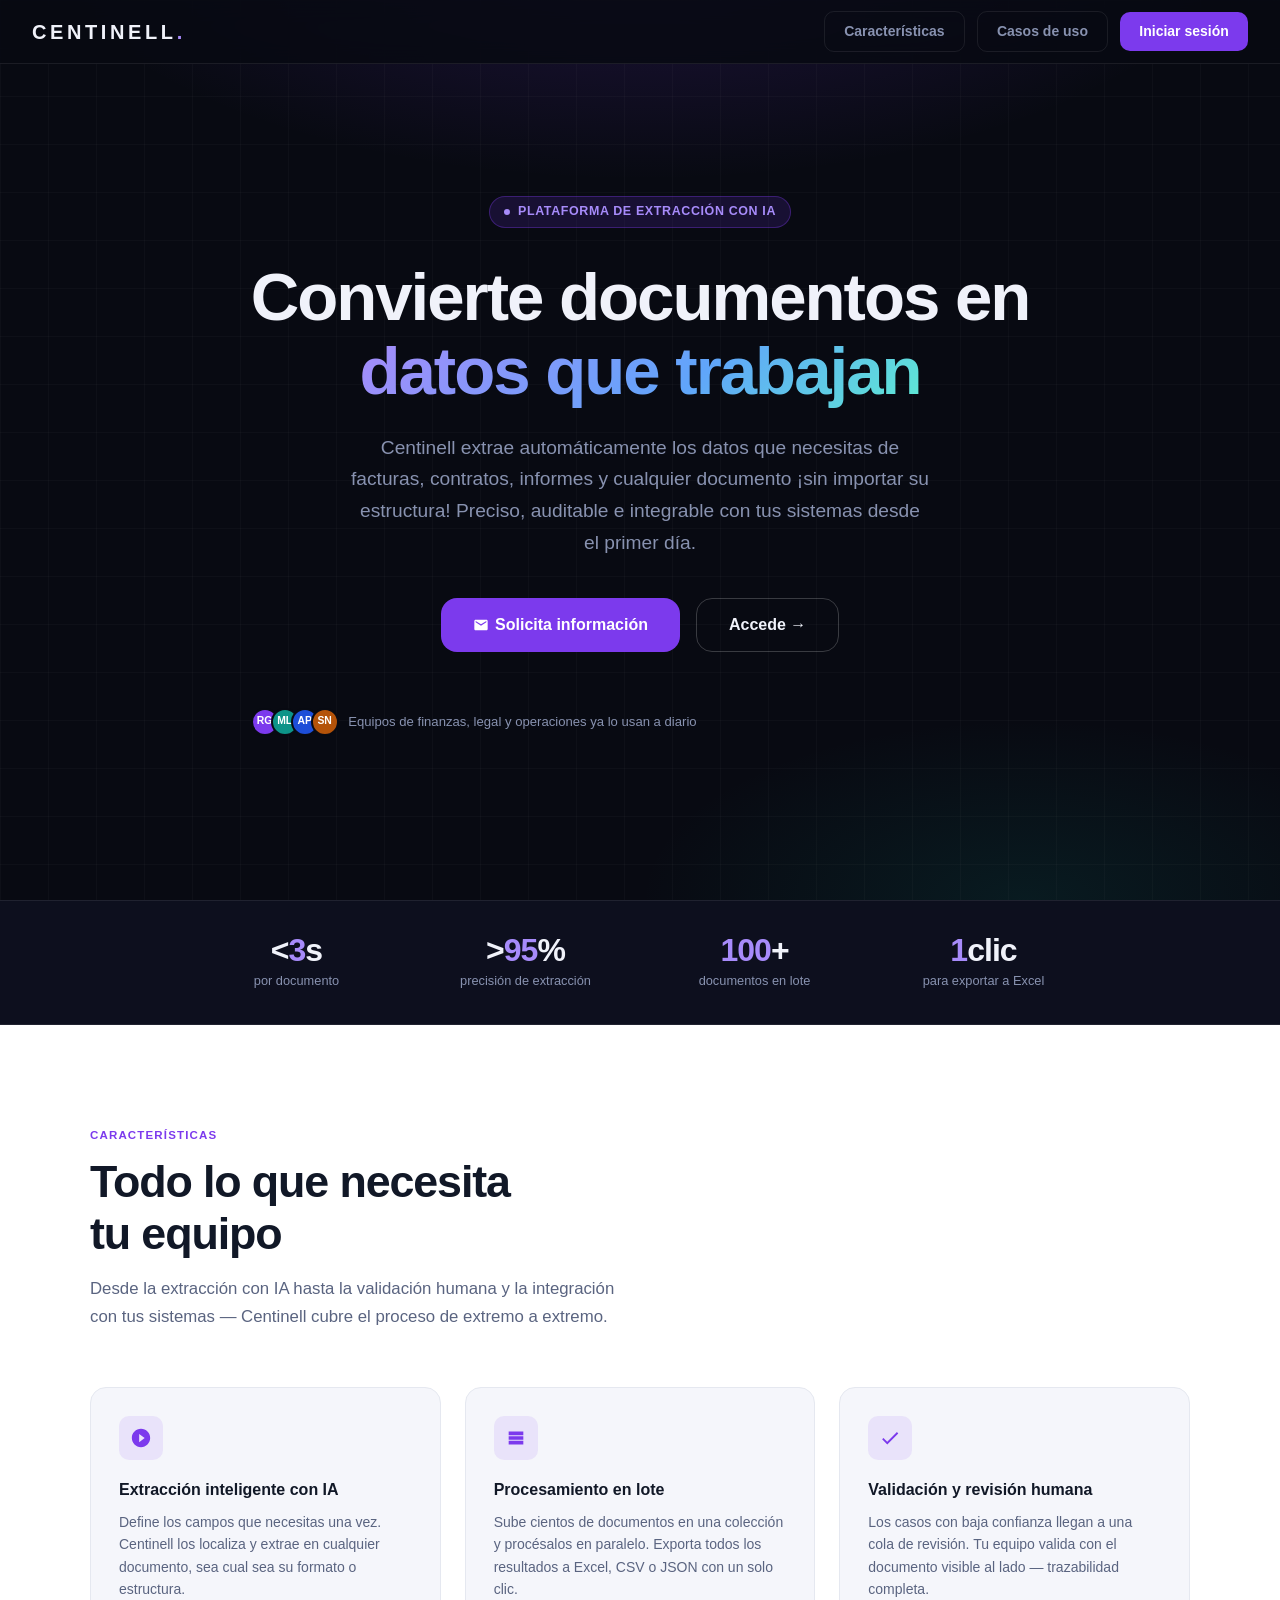
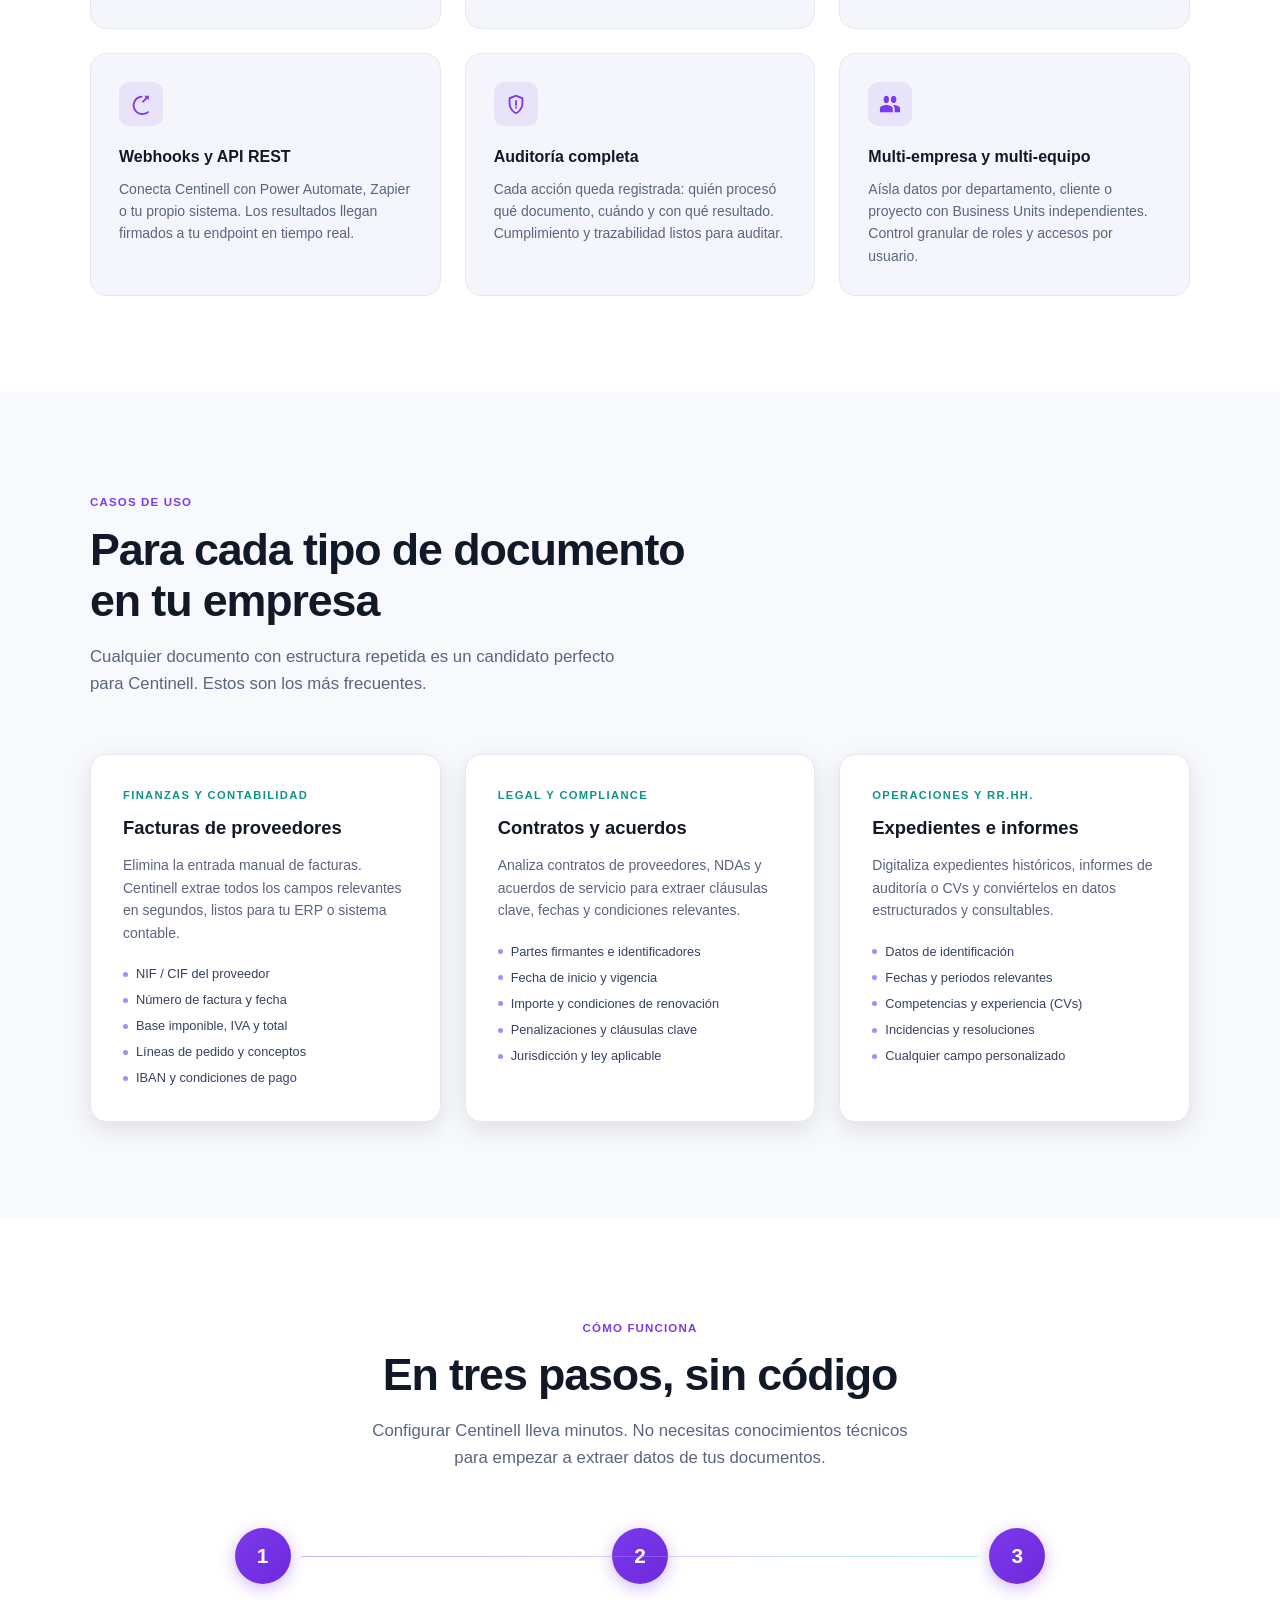
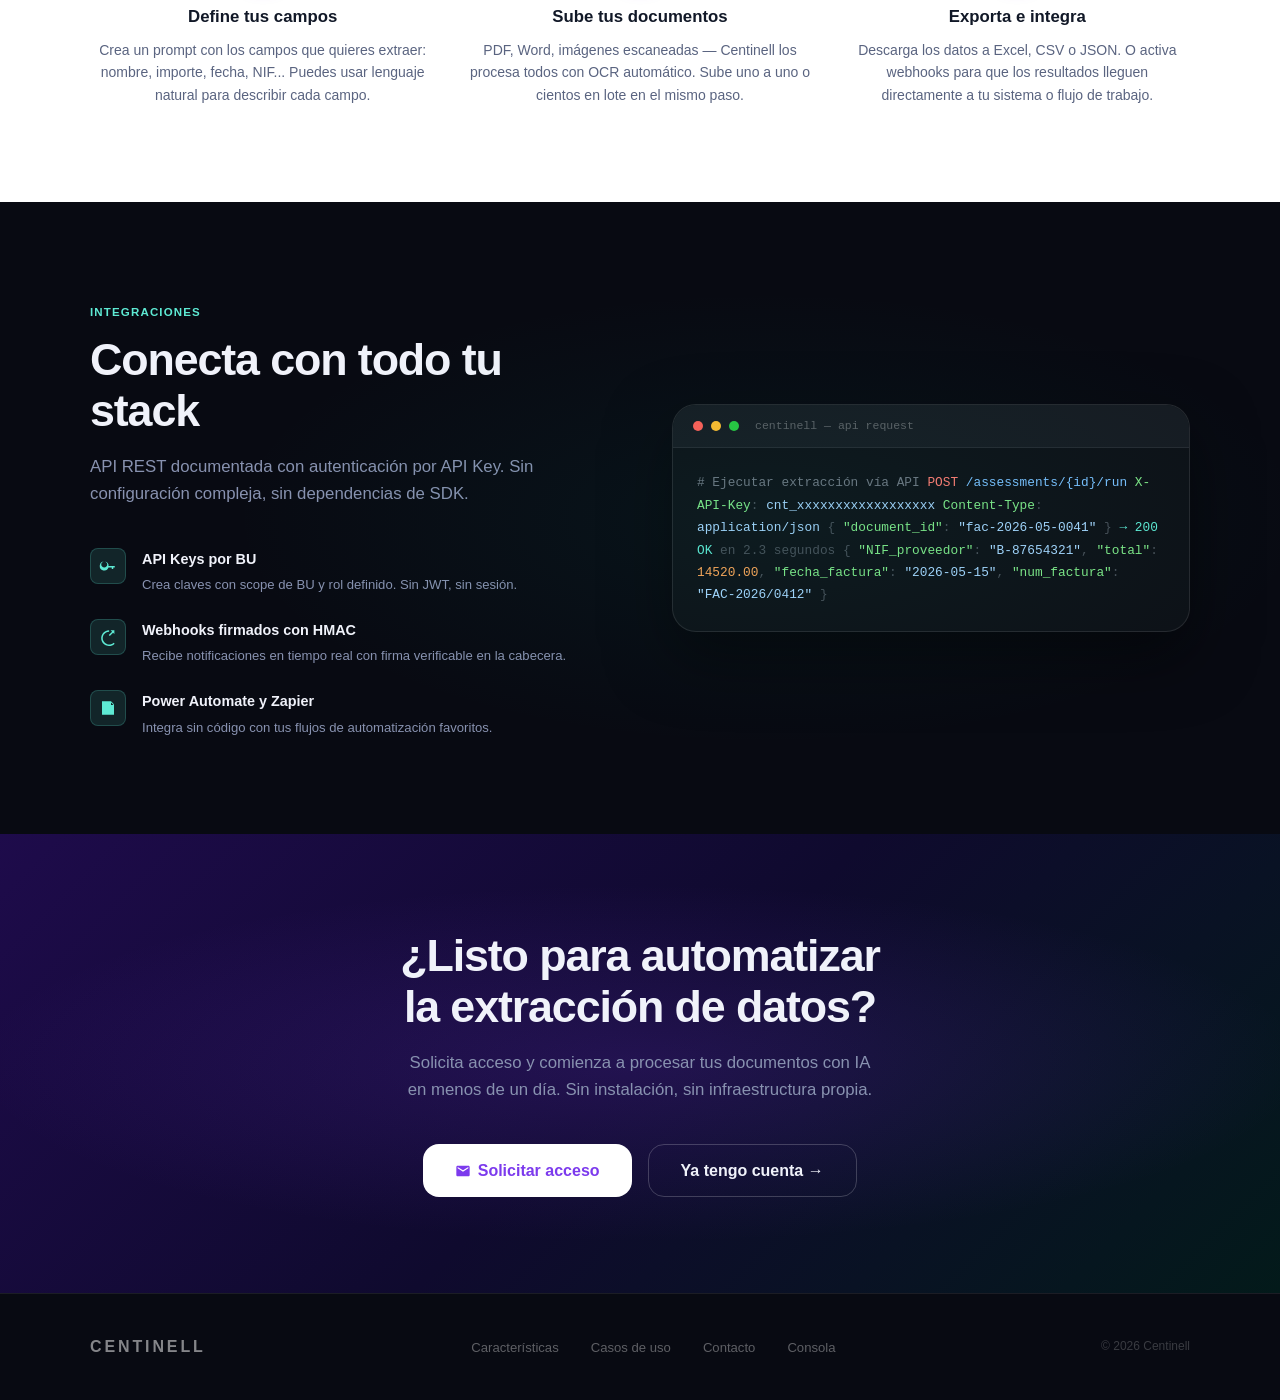
<file: app/static/landing.html>
<!doctype html>
<html lang="es">
<head>
  <meta charset="UTF-8">
  <meta name="viewport" content="width=device-width, initial-scale=1.0">
  <title>Centinell — Extracción inteligente de datos desde documentos</title>
  <meta name="description" content="Centinell usa IA para convertir facturas, contratos e informes en datos estructurados y exportables. Sin código, sin errores manuales. Integra con tu sistema en minutos.">
  <meta name="keywords" content="extracción de datos, inteligencia artificial, documentos, facturas, contratos, automatización, OCR, API">
  <link rel="canonical" href="https://centinell.io/">
  <meta property="og:title" content="Centinell — Extracción inteligente de datos desde documentos">
  <meta property="og:description" content="Convierte facturas, contratos e informes en datos limpios y exportables con IA. Sin código, sin errores manuales.">
  <meta property="og:type" content="website">
  <meta property="og:url" content="https://centinell.io/">
  <meta property="og:locale" content="es_ES">
  <meta property="og:site_name" content="Centinell">
  <meta property="og:image" content="https://centinell.io/static/og-image.jpg">
  <meta property="og:image:width" content="1200">
  <meta property="og:image:height" content="630">
  <meta name="twitter:card" content="summary_large_image">
  <meta name="twitter:title" content="Centinell — Extracción inteligente de datos desde documentos">
  <meta name="twitter:description" content="Convierte facturas, contratos e informes en datos limpios y exportables con IA. Sin código, sin errores manuales.">
  <meta name="twitter:image" content="https://centinell.io/static/og-image.jpg">
  <link rel="icon" type="image/svg+xml" href="/static/favicon.svg">
  <!-- Google Analytics 4 -->
  <script async src="https://www.googletagmanager.com/gtag/js?id=G-Q7PKF2QX1M"></script>
  <script>
    window.dataLayer = window.dataLayer || [];
    function gtag(){dataLayer.push(arguments);}
    gtag('js', new Date());
    gtag('config', 'G-Q7PKF2QX1M');
  </script>
  <script type="application/ld+json">
  {
    "@context": "https://schema.org",
    "@type": "SoftwareApplication",
    "name": "Centinell",
    "applicationCategory": "BusinessApplication",
    "operatingSystem": "Web",
    "url": "https://centinell.io/",
    "description": "Centinell usa IA para convertir facturas, contratos e informes en datos estructurados y exportables.",
    "offers": {
      "@type": "Offer",
      "availability": "https://schema.org/InStock"
    }
  }
  </script>
  <style>
    *, *::before, *::after { box-sizing: border-box; margin: 0; padding: 0; }

    :root {
      --brand:       #7c3aed;
      --brand-light: #a78bfa;
      --brand-dim:   rgba(124, 58, 237, 0.15);
      --teal:        #0d9488;
      --teal-light:  #5eead4;
      --dark-bg:     #080a12;
      --dark-card:   #0f1221;
      --dark-border: rgba(255,255,255,0.08);
      --light-bg:    #f5f6fb;
      --white:       #ffffff;
      --text-hero:   #f0f2fa;
      --text-muted:  #8892b0;
      --text-body:   #374161;
      --text-heading:#111827;
      --font:        -apple-system, BlinkMacSystemFont, "Aptos", "Segoe UI Variable", "Segoe UI", Roboto, sans-serif;
      --mono:        "IBM Plex Mono", "Cascadia Code", "Consolas", monospace;
      --r:           10px;
      --r-lg:        16px;
      --r-xl:        24px;
      --shadow-md:   0 8px 24px rgba(0,0,0,0.10);
      --shadow-lg:   0 20px 48px rgba(0,0,0,0.14);
    }

    html { scroll-behavior: smooth; }

    body {
      font-family: var(--font);
      font-size: 1rem;
      line-height: 1.6;
      color: var(--text-body);
      background: var(--white);
      -webkit-font-smoothing: antialiased;
    }

    /* ── Nav ─────────────────────────────────────────────────── */
    .nav {
      position: fixed;
      top: 0;
      left: 0;
      right: 0;
      z-index: 100;
      display: flex;
      align-items: center;
      justify-content: space-between;
      padding: 0 2rem;
      height: 64px;
      background: rgba(8, 10, 18, 0.85);
      backdrop-filter: blur(12px);
      -webkit-backdrop-filter: blur(12px);
      border-bottom: 1px solid var(--dark-border);
    }

    .nav-logo {
      font-size: 1.25rem;
      font-weight: 800;
      letter-spacing: 0.18em;
      color: var(--text-hero);
      text-decoration: none;
    }
    .nav-logo span { color: var(--brand-light); }

    .nav-actions { display: flex; gap: 0.75rem; align-items: center; }

    .btn {
      display: inline-flex;
      align-items: center;
      gap: 0.4rem;
      padding: 0.55rem 1.2rem;
      border-radius: var(--r);
      font-size: 0.875rem;
      font-weight: 600;
      cursor: pointer;
      text-decoration: none;
      border: none;
      transition: all 0.15s ease;
      white-space: nowrap;
    }
    .btn-ghost {
      background: transparent;
      color: var(--text-muted);
      border: 1px solid var(--dark-border);
    }
    .btn-ghost:hover { background: rgba(255,255,255,0.06); color: var(--text-hero); }

    .btn-primary {
      background: var(--brand);
      color: #fff;
    }
    .btn-primary:hover { background: #6d28d9; transform: translateY(-1px); box-shadow: 0 4px 16px rgba(124,58,237,0.4); }

    .btn-primary-lg {
      padding: 0.8rem 2rem;
      font-size: 1rem;
      border-radius: var(--r-lg);
    }
    .btn-outline-lg {
      padding: 0.8rem 2rem;
      font-size: 1rem;
      border-radius: var(--r-lg);
      background: transparent;
      color: var(--text-hero);
      border: 1px solid rgba(255,255,255,0.2);
    }
    .btn-outline-lg:hover { background: rgba(255,255,255,0.06); border-color: rgba(255,255,255,0.35); }

    /* ── Hero ─────────────────────────────────────────────────── */
    .hero {
      min-height: 100vh;
      display: flex;
      flex-direction: column;
      justify-content: center;
      align-items: center;
      text-align: center;
      padding: 8rem 2rem 6rem;
      background: var(--dark-bg);
      position: relative;
      overflow: hidden;
    }

    .hero::before {
      content: "";
      position: absolute;
      inset: 0;
      background:
        radial-gradient(ellipse 80% 50% at 50% -10%, rgba(124, 58, 237, 0.22) 0%, transparent 60%),
        radial-gradient(ellipse 60% 40% at 80% 100%, rgba(13, 148, 136, 0.12) 0%, transparent 50%);
      pointer-events: none;
    }

    /* subtle grid */
    .hero::after {
      content: "";
      position: absolute;
      inset: 0;
      background-image:
        linear-gradient(rgba(255,255,255,0.025) 1px, transparent 1px),
        linear-gradient(90deg, rgba(255,255,255,0.025) 1px, transparent 1px);
      background-size: 48px 48px;
      pointer-events: none;
    }

    .hero-inner { position: relative; z-index: 1; max-width: 820px; }

    .hero-badge {
      display: inline-flex;
      align-items: center;
      gap: 0.5rem;
      background: rgba(124, 58, 237, 0.15);
      border: 1px solid rgba(124, 58, 237, 0.35);
      color: var(--brand-light);
      padding: 0.3rem 0.9rem;
      border-radius: 100px;
      font-size: 0.78rem;
      font-weight: 600;
      letter-spacing: 0.05em;
      text-transform: uppercase;
      margin-bottom: 2rem;
    }
    .hero-badge-dot {
      width: 6px; height: 6px;
      background: var(--brand-light);
      border-radius: 50%;
      animation: pulse 2s infinite;
    }
    @keyframes pulse {
      0%, 100% { opacity: 1; transform: scale(1); }
      50% { opacity: 0.5; transform: scale(0.8); }
    }

    .hero h1 {
      font-size: clamp(2.4rem, 5.5vw, 4.2rem);
      font-weight: 800;
      line-height: 1.1;
      color: var(--text-hero);
      letter-spacing: -0.03em;
      margin-bottom: 1.5rem;
    }

    .hero h1 .accent {
      background: linear-gradient(135deg, #a78bfa 0%, #60a5fa 60%, #5eead4 100%);
      -webkit-background-clip: text;
      -webkit-text-fill-color: transparent;
      background-clip: text;
    }

    .hero-sub {
      font-size: clamp(1rem, 2vw, 1.2rem);
      color: var(--text-muted);
      max-width: 580px;
      margin: 0 auto 2.5rem;
      line-height: 1.65;
    }

    .hero-actions {
      display: flex;
      gap: 1rem;
      justify-content: center;
      flex-wrap: wrap;
      margin-bottom: 3.5rem;
    }

    .hero-social-proof {
      display: flex;
      align-items: center;
      gap: 0.6rem;
      color: var(--text-muted);
      font-size: 0.82rem;
    }
    .hero-social-proof-avatars {
      display: flex;
    }
    .avatar-circle {
      width: 28px; height: 28px;
      border-radius: 50%;
      border: 2px solid var(--dark-bg);
      margin-left: -8px;
      display: flex;
      align-items: center;
      justify-content: center;
      font-size: 0.65rem;
      font-weight: 700;
      color: white;
    }
    .avatar-circle:first-child { margin-left: 0; }
    .av1 { background: #7c3aed; }
    .av2 { background: #0d9488; }
    .av3 { background: #1d4ed8; }
    .av4 { background: #b45309; }

    /* ── Stats strip ─────────────────────────────────────────── */
    .stats {
      background: #0d0f1e;
      border-top: 1px solid var(--dark-border);
      border-bottom: 1px solid var(--dark-border);
      padding: 2rem 2rem;
    }
    .stats-inner {
      max-width: 900px;
      margin: 0 auto;
      display: grid;
      grid-template-columns: repeat(4, 1fr);
      gap: 1rem;
      text-align: center;
    }
    .stat-item {}
    .stat-value {
      font-size: 2rem;
      font-weight: 800;
      color: var(--text-hero);
      letter-spacing: -0.03em;
      line-height: 1.1;
    }
    .stat-value span { color: var(--brand-light); }
    .stat-desc {
      font-size: 0.8rem;
      color: var(--text-muted);
      margin-top: 0.2rem;
    }

    /* ── Section base ────────────────────────────────────────── */
    .section { padding: 6rem 2rem; }
    .section-inner { max-width: 1100px; margin: 0 auto; }
    .section-tag {
      display: inline-block;
      font-size: 0.72rem;
      font-weight: 700;
      letter-spacing: 0.1em;
      text-transform: uppercase;
      color: var(--brand);
      margin-bottom: 0.75rem;
    }
    .section-title {
      font-size: clamp(1.8rem, 3.5vw, 2.8rem);
      font-weight: 800;
      color: var(--text-heading);
      line-height: 1.15;
      letter-spacing: -0.025em;
      margin-bottom: 1rem;
    }
    .section-lead {
      font-size: 1.05rem;
      color: #5a6480;
      max-width: 540px;
      line-height: 1.65;
    }
    .section-header { margin-bottom: 3.5rem; }

    /* ── Features ────────────────────────────────────────────── */
    .features { background: var(--white); }

    .features-grid {
      display: grid;
      grid-template-columns: repeat(3, 1fr);
      gap: 1.5rem;
    }

    .feature-card {
      background: var(--light-bg);
      border: 1px solid #e5e8f0;
      border-radius: var(--r-lg);
      padding: 1.75rem;
      transition: all 0.2s ease;
      position: relative;
      overflow: hidden;
    }
    .feature-card:hover {
      border-color: #c4b5fd;
      box-shadow: 0 0 0 3px rgba(124,58,237,0.06), var(--shadow-md);
      transform: translateY(-2px);
    }
    .feature-card::before {
      content: "";
      position: absolute;
      top: 0; left: 0; right: 0;
      height: 2px;
      background: linear-gradient(90deg, transparent, var(--brand), transparent);
      opacity: 0;
      transition: opacity 0.2s;
    }
    .feature-card:hover::before { opacity: 1; }

    .feature-icon {
      width: 44px; height: 44px;
      background: rgba(124,58,237,0.1);
      border-radius: var(--r);
      display: flex;
      align-items: center;
      justify-content: center;
      margin-bottom: 1.1rem;
    }
    .feature-icon svg { width: 22px; height: 22px; fill: var(--brand); }

    .feature-title {
      font-size: 1rem;
      font-weight: 700;
      color: var(--text-heading);
      margin-bottom: 0.5rem;
    }
    .feature-desc {
      font-size: 0.875rem;
      color: #5a6480;
      line-height: 1.6;
    }

    /* ── Use cases ───────────────────────────────────────────── */
    .usecases { background: #f8f9fc; }

    .usecases-grid {
      display: grid;
      grid-template-columns: repeat(3, 1fr);
      gap: 1.5rem;
    }

    .usecase-card {
      background: var(--white);
      border: 1px solid #e5e8f0;
      border-radius: var(--r-lg);
      padding: 2rem;
      box-shadow: var(--shadow-md);
    }

    .usecase-sector {
      font-size: 0.7rem;
      font-weight: 700;
      letter-spacing: 0.12em;
      text-transform: uppercase;
      color: var(--teal);
      margin-bottom: 0.5rem;
    }
    .usecase-title {
      font-size: 1.15rem;
      font-weight: 700;
      color: var(--text-heading);
      margin-bottom: 0.75rem;
    }
    .usecase-desc {
      font-size: 0.875rem;
      color: #5a6480;
      line-height: 1.6;
      margin-bottom: 1.25rem;
    }
    .usecase-fields {
      display: flex;
      flex-direction: column;
      gap: 0.35rem;
    }
    .usecase-field {
      display: flex;
      align-items: center;
      gap: 0.5rem;
      font-size: 0.8rem;
      color: var(--text-body);
    }
    .usecase-field-dot {
      width: 5px; height: 5px;
      border-radius: 50%;
      background: var(--brand-light);
      flex-shrink: 0;
    }

    /* ── How it works ────────────────────────────────────────── */
    .howitworks { background: var(--white); }

    .steps {
      display: grid;
      grid-template-columns: repeat(3, 1fr);
      gap: 2rem;
      position: relative;
    }

    .steps::before {
      content: "";
      position: absolute;
      top: 28px;
      left: calc(16.66% + 28px);
      right: calc(16.66% + 28px);
      height: 1px;
      background: linear-gradient(90deg, var(--brand), var(--brand-light), var(--teal-light));
      opacity: 0.4;
    }

    .step { text-align: center; }

    .step-number {
      width: 56px; height: 56px;
      border-radius: 50%;
      background: linear-gradient(135deg, var(--brand), #6d28d9);
      color: white;
      font-size: 1.3rem;
      font-weight: 800;
      display: flex;
      align-items: center;
      justify-content: center;
      margin: 0 auto 1.25rem;
      box-shadow: 0 4px 16px rgba(124,58,237,0.35);
    }

    .step-title {
      font-size: 1.05rem;
      font-weight: 700;
      color: var(--text-heading);
      margin-bottom: 0.5rem;
    }
    .step-desc {
      font-size: 0.875rem;
      color: #5a6480;
      line-height: 1.6;
    }

    /* ── API section ─────────────────────────────────────────── */
    .apisection {
      background: var(--dark-bg);
      position: relative;
      overflow: hidden;
    }
    .apisection::before {
      content: "";
      position: absolute;
      inset: 0;
      background: radial-gradient(ellipse 70% 60% at 60% 50%, rgba(13,148,136,0.08) 0%, transparent 60%);
      pointer-events: none;
    }

    .apisection .section-tag { color: var(--teal-light); }
    .apisection .section-title { color: var(--text-hero); }
    .apisection .section-lead { color: var(--text-muted); }

    .api-layout {
      display: grid;
      grid-template-columns: 1fr 1fr;
      gap: 4rem;
      align-items: center;
    }

    .api-features { display: flex; flex-direction: column; gap: 1.5rem; }

    .api-feature {
      display: flex;
      align-items: flex-start;
      gap: 1rem;
    }
    .api-feature-icon {
      width: 36px; height: 36px;
      border-radius: 8px;
      background: rgba(94, 234, 212, 0.12);
      border: 1px solid rgba(94,234,212,0.2);
      display: flex;
      align-items: center;
      justify-content: center;
      flex-shrink: 0;
    }
    .api-feature-icon svg { width: 18px; height: 18px; fill: var(--teal-light); }
    .api-feature-title {
      font-size: 0.9rem;
      font-weight: 700;
      color: var(--text-hero);
      margin-bottom: 0.2rem;
    }
    .api-feature-desc { font-size: 0.82rem; color: var(--text-muted); }

    .terminal {
      background: #0d1117;
      border: 1px solid rgba(255,255,255,0.1);
      border-radius: var(--r-xl);
      overflow: hidden;
      box-shadow: 0 24px 64px rgba(0,0,0,0.5);
    }
    .terminal-bar {
      background: #161b22;
      padding: 0.75rem 1.25rem;
      display: flex;
      align-items: center;
      gap: 0.5rem;
      border-bottom: 1px solid rgba(255,255,255,0.07);
    }
    .terminal-dot {
      width: 10px; height: 10px;
      border-radius: 50%;
    }
    .td-red   { background: #ff5f57; }
    .td-yellow{ background: #febc2e; }
    .td-green { background: #28c840; }
    .terminal-title {
      font-family: var(--mono);
      font-size: 0.72rem;
      color: rgba(255,255,255,0.3);
      margin-left: 0.5rem;
    }
    .terminal-body {
      padding: 1.5rem;
      font-family: var(--mono);
      font-size: 0.8rem;
      line-height: 1.75;
      color: #e6edf3;
    }
    .t-comment { color: #6e7681; }
    .t-method  { color: #ff7b72; }
    .t-path    { color: #79c0ff; }
    .t-key     { color: #7ee787; }
    .t-value   { color: #ffa657; }
    .t-string  { color: #a5d6ff; }
    .t-arrow   { color: var(--teal-light); }
    .t-dim     { color: #484f58; }

    /* ── Final CTA ───────────────────────────────────────────── */
    .finalcta {
      background: linear-gradient(135deg, #1e0b4b 0%, #0f0a2e 50%, #031a1a 100%);
      text-align: center;
      position: relative;
      overflow: hidden;
    }
    .finalcta::before {
      content: "";
      position: absolute;
      inset: 0;
      background: radial-gradient(ellipse 80% 60% at 50% 50%, rgba(124,58,237,0.18) 0%, transparent 65%);
      pointer-events: none;
    }
    .finalcta-inner { position: relative; z-index: 1; max-width: 640px; margin: 0 auto; }
    .finalcta .section-title { color: var(--text-hero); }
    .finalcta .section-lead { color: var(--text-muted); margin: 0 auto 2.5rem; max-width: 480px; }
    .finalcta-actions { display: flex; gap: 1rem; justify-content: center; flex-wrap: wrap; }
    .btn-cta-white {
      padding: 0.8rem 2rem;
      font-size: 1rem;
      border-radius: var(--r-lg);
      background: white;
      color: var(--brand);
      font-weight: 700;
      text-decoration: none;
      display: inline-flex;
      align-items: center;
      gap: 0.4rem;
      transition: all 0.15s ease;
    }
    .btn-cta-white:hover { transform: translateY(-2px); box-shadow: 0 8px 24px rgba(255,255,255,0.2); }

    /* ── Footer ──────────────────────────────────────────────── */
    footer {
      background: #080a12;
      border-top: 1px solid var(--dark-border);
      padding: 2.5rem 2rem;
    }
    .footer-inner {
      max-width: 1100px;
      margin: 0 auto;
      display: flex;
      align-items: center;
      justify-content: space-between;
      flex-wrap: wrap;
      gap: 1rem;
    }
    .footer-logo {
      font-size: 1rem;
      font-weight: 800;
      letter-spacing: 0.18em;
      color: rgba(255,255,255,0.5);
      text-decoration: none;
    }
    .footer-links { display: flex; gap: 2rem; }
    .footer-link {
      font-size: 0.82rem;
      color: rgba(255,255,255,0.35);
      text-decoration: none;
      transition: color 0.15s;
    }
    .footer-link:hover { color: rgba(255,255,255,0.7); }
    .footer-copy { font-size: 0.75rem; color: rgba(255,255,255,0.2); }

    /* ── Responsive ──────────────────────────────────────────── */
    @media (max-width: 900px) {
      .features-grid { grid-template-columns: repeat(2, 1fr); }
      .usecases-grid { grid-template-columns: 1fr; }
      .steps { grid-template-columns: 1fr; }
      .steps::before { display: none; }
      .api-layout { grid-template-columns: 1fr; }
      .stats-inner { grid-template-columns: repeat(2, 1fr); }
    }

    @media (max-width: 600px) {
      .features-grid { grid-template-columns: 1fr; }
      .nav { padding: 0 1.25rem; }
      .section { padding: 4rem 1.25rem; }
      .hero { padding: 6rem 1.25rem 4rem; }
      .hero-actions { flex-direction: column; align-items: center; }
      .nav-actions .btn-ghost { display: none; }
      .footer-links { display: none; }
      .stats-inner { grid-template-columns: repeat(2, 1fr); }
    }
  </style>
</head>
<body>

  <!-- ── Navbar ─────────────────────────────────────────────── -->
  <nav class="nav">
    <a href="/" class="nav-logo">CENTINELL<span>.</span></a>
    <div class="nav-actions">
      <a href="#features" class="btn btn-ghost">Características</a>
      <a href="#usecases" class="btn btn-ghost">Casos de uso</a>
      <a href="/app" class="btn btn-primary">Iniciar sesión</a>
    </div>
  </nav>

  <!-- ── Hero ───────────────────────────────────────────────── -->
  <section class="hero">
    <div class="hero-inner">
      <div class="hero-badge">
        <div class="hero-badge-dot"></div>
        Plataforma de extracción con IA
      </div>

      <h1>
        Convierte documentos en<br>
        <span class="accent">datos que trabajan</span>
      </h1>

      <p class="hero-sub">
        Centinell extrae automáticamente los datos que necesitas de facturas,
        contratos, informes y cualquier documento ¡sin importar su estructura! Preciso, auditable e integrable con tus sistemas
        desde el primer día.
      </p>

      <div class="hero-actions">
        <a href="mailto:info@centinell.io?subject=Solicitud%20de%20acceso" class="btn btn-primary btn-primary-lg" onclick="gtag('event','cta_click',{cta_name:'solicita_info',cta_location:'hero'})">
          <svg width="16" height="16" viewBox="0 0 24 24" fill="currentColor"><path d="M20 4H4c-1.1 0-2 .9-2 2v12c0 1.1.9 2 2 2h16c1.1 0 2-.9 2-2V6c0-1.1-.9-2-2-2zm0 4-8 5-8-5V6l8 5 8-5v2z"/></svg>
          Solicita información
        </a>
        <a href="/app" class="btn-outline-lg btn" onclick="gtag('event','cta_click',{cta_name:'accede',cta_location:'hero'})">
          Accede →
        </a>
      </div>

      <div class="hero-social-proof">
        <div class="hero-social-proof-avatars">
          <div class="avatar-circle av1">RG</div>
          <div class="avatar-circle av2">ML</div>
          <div class="avatar-circle av3">AP</div>
          <div class="avatar-circle av4">SN</div>
        </div>
        <span>Equipos de finanzas, legal y operaciones ya lo usan a diario</span>
      </div>
    </div>
  </section>

  <!-- ── Stats ──────────────────────────────────────────────── -->
  <div class="stats">
    <div class="stats-inner">
      <div class="stat-item">
        <div class="stat-value">&lt;<span>3</span>s</div>
        <div class="stat-desc">por documento</div>
      </div>
      <div class="stat-item">
        <div class="stat-value">&gt;<span>95</span>%</div>
        <div class="stat-desc">precisión de extracción</div>
      </div>
      <div class="stat-item">
        <div class="stat-value"><span>100</span>+</div>
        <div class="stat-desc">documentos en lote</div>
      </div>
      <div class="stat-item">
        <div class="stat-value"><span>1</span>clic</div>
        <div class="stat-desc">para exportar a Excel</div>
      </div>
    </div>
  </div>

  <!-- ── Features ───────────────────────────────────────────── -->
  <section class="section features" id="features">
    <div class="section-inner">
      <div class="section-header">
        <span class="section-tag">Características</span>
        <h2 class="section-title">Todo lo que necesita<br>tu equipo</h2>
        <p class="section-lead">
          Desde la extracción con IA hasta la validación humana y la integración con
          tus sistemas — Centinell cubre el proceso de extremo a extremo.
        </p>
      </div>

      <div class="features-grid">

        <div class="feature-card">
          <div class="feature-icon">
            <svg viewBox="0 0 24 24"><path d="M12 2C6.48 2 2 6.48 2 12s4.48 10 10 10 10-4.48 10-10S17.52 2 12 2zm-2 14.5v-9l6 4.5-6 4.5z"/></svg>
          </div>
          <div class="feature-title">Extracción inteligente con IA</div>
          <div class="feature-desc">Define los campos que necesitas una vez. Centinell los localiza y extrae en cualquier documento, sea cual sea su formato o estructura.</div>
        </div>

        <div class="feature-card">
          <div class="feature-icon">
            <svg viewBox="0 0 24 24"><path d="M4 5h16v4H4V5zm0 5h16v4H4v-4zm0 5h16v4H4v-4z"/></svg>
          </div>
          <div class="feature-title">Procesamiento en lote</div>
          <div class="feature-desc">Sube cientos de documentos en una colección y procésalos en paralelo. Exporta todos los resultados a Excel, CSV o JSON con un solo clic.</div>
        </div>

        <div class="feature-card">
          <div class="feature-icon">
            <svg viewBox="0 0 24 24"><path d="M9 16.17 4.83 12l-1.42 1.41L9 19 21 7l-1.41-1.41L9 16.17z"/></svg>
          </div>
          <div class="feature-title">Validación y revisión humana</div>
          <div class="feature-desc">Los casos con baja confianza llegan a una cola de revisión. Tu equipo valida con el documento visible al lado — trazabilidad completa.</div>
        </div>

        <div class="feature-card">
          <div class="feature-icon">
            <svg viewBox="0 0 24 24"><path d="M13.5 3a10.5 10.5 0 1 0 7.4 17.9l-1.4-1.4A8.5 8.5 0 1 1 13.5 5V3zm7 5V3h-5l1.9 1.9-4.4 4.4 1.4 1.4 4.4-4.4L20.5 8z"/></svg>
          </div>
          <div class="feature-title">Webhooks y API REST</div>
          <div class="feature-desc">Conecta Centinell con Power Automate, Zapier o tu propio sistema. Los resultados llegan firmados a tu endpoint en tiempo real.</div>
        </div>

        <div class="feature-card">
          <div class="feature-icon">
            <svg viewBox="0 0 24 24"><path d="M12 2 4 5v6c0 5.55 3.84 10.74 8 12 4.16-1.26 8-6.45 8-12V5l-8-3zm0 2.18 6 2.25V11c0 4.53-3 8.93-6 10-3-1.07-6-5.47-6-10V6.43l6-2.25zm-1 3.82h2v6h-2V8zm0 7h2v2h-2v-2z"/></svg>
          </div>
          <div class="feature-title">Auditoría completa</div>
          <div class="feature-desc">Cada acción queda registrada: quién procesó qué documento, cuándo y con qué resultado. Cumplimiento y trazabilidad listos para auditar.</div>
        </div>

        <div class="feature-card">
          <div class="feature-icon">
            <svg viewBox="0 0 24 24"><path d="M16 11c1.66 0 2.99-1.79 2.99-4S17.66 3 16 3s-3 1.79-3 4 1.34 4 3 4zm-8 0c1.66 0 2.99-1.79 2.99-4S9.66 3 8 3 5 4.79 5 7s1.34 4 3 4zm0 2c-2.33 0-7 1.17-7 3.5V21h14v-4.5C15 14.17 10.33 13 8 13zm8 0c-.29 0-.62.02-.97.05 1.16.84 1.97 1.98 1.97 3.45V21h6v-4.5c0-2.33-4.67-3.5-7-3.5z"/></svg>
          </div>
          <div class="feature-title">Multi-empresa y multi-equipo</div>
          <div class="feature-desc">Aísla datos por departamento, cliente o proyecto con Business Units independientes. Control granular de roles y accesos por usuario.</div>
        </div>

      </div>
    </div>
  </section>

  <!-- ── Use cases ──────────────────────────────────────────── -->
  <section class="section usecases" id="usecases">
    <div class="section-inner">
      <div class="section-header">
        <span class="section-tag">Casos de uso</span>
        <h2 class="section-title">Para cada tipo de documento<br>en tu empresa</h2>
        <p class="section-lead">
          Cualquier documento con estructura repetida es un candidato perfecto
          para Centinell. Estos son los más frecuentes.
        </p>
      </div>

      <div class="usecases-grid">

        <div class="usecase-card">
          <div class="usecase-sector">Finanzas y contabilidad</div>
          <div class="usecase-title">Facturas de proveedores</div>
          <div class="usecase-desc">
            Elimina la entrada manual de facturas. Centinell extrae todos los
            campos relevantes en segundos, listos para tu ERP o sistema contable.
          </div>
          <div class="usecase-fields">
            <div class="usecase-field"><div class="usecase-field-dot"></div> NIF / CIF del proveedor</div>
            <div class="usecase-field"><div class="usecase-field-dot"></div> Número de factura y fecha</div>
            <div class="usecase-field"><div class="usecase-field-dot"></div> Base imponible, IVA y total</div>
            <div class="usecase-field"><div class="usecase-field-dot"></div> Líneas de pedido y conceptos</div>
            <div class="usecase-field"><div class="usecase-field-dot"></div> IBAN y condiciones de pago</div>
          </div>
        </div>

        <div class="usecase-card">
          <div class="usecase-sector">Legal y compliance</div>
          <div class="usecase-title">Contratos y acuerdos</div>
          <div class="usecase-desc">
            Analiza contratos de proveedores, NDAs y acuerdos de servicio para
            extraer cláusulas clave, fechas y condiciones relevantes.
          </div>
          <div class="usecase-fields">
            <div class="usecase-field"><div class="usecase-field-dot"></div> Partes firmantes e identificadores</div>
            <div class="usecase-field"><div class="usecase-field-dot"></div> Fecha de inicio y vigencia</div>
            <div class="usecase-field"><div class="usecase-field-dot"></div> Importe y condiciones de renovación</div>
            <div class="usecase-field"><div class="usecase-field-dot"></div> Penalizaciones y cláusulas clave</div>
            <div class="usecase-field"><div class="usecase-field-dot"></div> Jurisdicción y ley aplicable</div>
          </div>
        </div>

        <div class="usecase-card">
          <div class="usecase-sector">Operaciones y RR.HH.</div>
          <div class="usecase-title">Expedientes e informes</div>
          <div class="usecase-desc">
            Digitaliza expedientes históricos, informes de auditoría o CVs
            y conviértelos en datos estructurados y consultables.
          </div>
          <div class="usecase-fields">
            <div class="usecase-field"><div class="usecase-field-dot"></div> Datos de identificación</div>
            <div class="usecase-field"><div class="usecase-field-dot"></div> Fechas y periodos relevantes</div>
            <div class="usecase-field"><div class="usecase-field-dot"></div> Competencias y experiencia (CVs)</div>
            <div class="usecase-field"><div class="usecase-field-dot"></div> Incidencias y resoluciones</div>
            <div class="usecase-field"><div class="usecase-field-dot"></div> Cualquier campo personalizado</div>
          </div>
        </div>

      </div>
    </div>
  </section>

  <!-- ── How it works ───────────────────────────────────────── -->
  <section class="section howitworks">
    <div class="section-inner">
      <div class="section-header" style="text-align:center; max-width:100%">
        <span class="section-tag">Cómo funciona</span>
        <h2 class="section-title">En tres pasos, sin código</h2>
        <p class="section-lead" style="margin: 0 auto">
          Configurar Centinell lleva minutos. No necesitas conocimientos técnicos
          para empezar a extraer datos de tus documentos.
        </p>
      </div>

      <div class="steps">
        <div class="step">
          <div class="step-number">1</div>
          <div class="step-title">Define tus campos</div>
          <div class="step-desc">
            Crea un prompt con los campos que quieres extraer: nombre, importe,
            fecha, NIF... Puedes usar lenguaje natural para describir cada campo.
          </div>
        </div>

        <div class="step">
          <div class="step-number">2</div>
          <div class="step-title">Sube tus documentos</div>
          <div class="step-desc">
            PDF, Word, imágenes escaneadas — Centinell los procesa todos con OCR
            automático. Sube uno a uno o cientos en lote en el mismo paso.
          </div>
        </div>

        <div class="step">
          <div class="step-number">3</div>
          <div class="step-title">Exporta e integra</div>
          <div class="step-desc">
            Descarga los datos a Excel, CSV o JSON. O activa webhooks para que
            los resultados lleguen directamente a tu sistema o flujo de trabajo.
          </div>
        </div>
      </div>
    </div>
  </section>

  <!-- ── API section ────────────────────────────────────────── -->
  <section class="section apisection">
    <div class="section-inner">
      <div class="api-layout">
        <div>
          <span class="section-tag">Integraciones</span>
          <h2 class="section-title" style="margin-bottom:1rem">Conecta con todo tu stack</h2>
          <p class="section-lead" style="margin-bottom:2.5rem">
            API REST documentada con autenticación por API Key.
            Sin configuración compleja, sin dependencias de SDK.
          </p>

          <div class="api-features">
            <div class="api-feature">
              <div class="api-feature-icon">
                <svg viewBox="0 0 24 24"><path d="M12.65 10A5.99 5.99 0 0 0 7 6a6 6 0 1 0 5.65 8H17v2h2v-2h2v-2h-8.35zM7 14c-2.21 0-4-1.79-4-4s1.79-4 4-4 4 1.79 4 4-1.79 4-4 4z"/></svg>
              </div>
              <div>
                <div class="api-feature-title">API Keys por BU</div>
                <div class="api-feature-desc">Crea claves con scope de BU y rol definido. Sin JWT, sin sesión.</div>
              </div>
            </div>

            <div class="api-feature">
              <div class="api-feature-icon">
                <svg viewBox="0 0 24 24"><path d="M13.5 3a10.5 10.5 0 1 0 7.4 17.9l-1.4-1.4A8.5 8.5 0 1 1 13.5 5V3zm7 5V3h-5l1.9 1.9-4.4 4.4 1.4 1.4 4.4-4.4L20.5 8z"/></svg>
              </div>
              <div>
                <div class="api-feature-title">Webhooks firmados con HMAC</div>
                <div class="api-feature-desc">Recibe notificaciones en tiempo real con firma verificable en la cabecera.</div>
              </div>
            </div>

            <div class="api-feature">
              <div class="api-feature-icon">
                <svg viewBox="0 0 24 24"><path d="M4 3h12l4 4v14H4V3zm12 1.5V8h3.5L16 4.5zM8 11h8v2H8v-2zm0 4h8v2H8v-2z"/></svg>
              </div>
              <div>
                <div class="api-feature-title">Power Automate y Zapier</div>
                <div class="api-feature-desc">Integra sin código con tus flujos de automatización favoritos.</div>
              </div>
            </div>
          </div>
        </div>

        <div class="terminal">
          <div class="terminal-bar">
            <div class="terminal-dot td-red"></div>
            <div class="terminal-dot td-yellow"></div>
            <div class="terminal-dot td-green"></div>
            <span class="terminal-title">centinell — api request</span>
          </div>
          <div class="terminal-body">
<span class="t-comment"># Ejecutar extracción vía API</span>

<span class="t-method">POST</span> <span class="t-path">/assessments/{id}/run</span>
<span class="t-key">X-API-Key</span><span class="t-dim">:</span> <span class="t-string">cnt_xxxxxxxxxxxxxxxxxx</span>
<span class="t-key">Content-Type</span><span class="t-dim">:</span> <span class="t-string">application/json</span>

<span class="t-dim">{</span>
  <span class="t-key">"document_id"</span><span class="t-dim">:</span> <span class="t-string">"fac-2026-05-0041"</span>
<span class="t-dim">}</span>

<span class="t-arrow">→ 200 OK</span> <span class="t-dim">en 2.3 segundos</span>

<span class="t-dim">{</span>
  <span class="t-key">"NIF_proveedor"</span><span class="t-dim">:</span>  <span class="t-string">"B-87654321"</span><span class="t-dim">,</span>
  <span class="t-key">"total"</span><span class="t-dim">:</span>          <span class="t-value">14520.00</span><span class="t-dim">,</span>
  <span class="t-key">"fecha_factura"</span><span class="t-dim">:</span>  <span class="t-string">"2026-05-15"</span><span class="t-dim">,</span>
  <span class="t-key">"num_factura"</span><span class="t-dim">:</span>    <span class="t-string">"FAC-2026/0412"</span>
<span class="t-dim">}</span>
          </div>
        </div>

      </div>
    </div>
  </section>

  <!-- ── Final CTA ──────────────────────────────────────────── -->
  <section class="section finalcta">
    <div class="section-inner">
      <div class="finalcta-inner">
        <h2 class="section-title" style="margin-bottom:1rem">
          ¿Listo para automatizar<br>la extracción de datos?
        </h2>
        <p class="section-lead">
          Solicita acceso y comienza a procesar tus documentos con IA en menos de un día.
          Sin instalación, sin infraestructura propia.
        </p>
        <div class="finalcta-actions">
          <a href="mailto:info@centinell.io?subject=Solicitud%20de%20acceso" class="btn-cta-white" onclick="gtag('event','cta_click',{cta_name:'solicita_info',cta_location:'final_cta'})">
            <svg width="16" height="16" viewBox="0 0 24 24" fill="currentColor"><path d="M20 4H4c-1.1 0-2 .9-2 2v12c0 1.1.9 2 2 2h16c1.1 0 2-.9 2-2V6c0-1.1-.9-2-2-2zm0 4-8 5-8-5V6l8 5 8-5v2z"/></svg>
            Solicitar acceso
          </a>
          <a href="/app" class="btn-outline-lg btn" onclick="gtag('event','cta_click',{cta_name:'accede',cta_location:'final_cta'})">
            Ya tengo cuenta →
          </a>
        </div>
      </div>
    </div>
  </section>

  <!-- ── Footer ─────────────────────────────────────────────── -->
  <footer>
    <div class="footer-inner">
      <a href="/" class="footer-logo">CENTINELL</a>
      <div class="footer-links">
        <a href="#features" class="footer-link">Características</a>
        <a href="#usecases" class="footer-link">Casos de uso</a>
        <a href="mailto:info@centinell.io" class="footer-link">Contacto</a>
        <a href="/app" class="footer-link">Consola</a>
      </div>
      <span class="footer-copy">© 2026 Centinell</span>
    </div>
  </footer>

</body>
</html>
</file>
